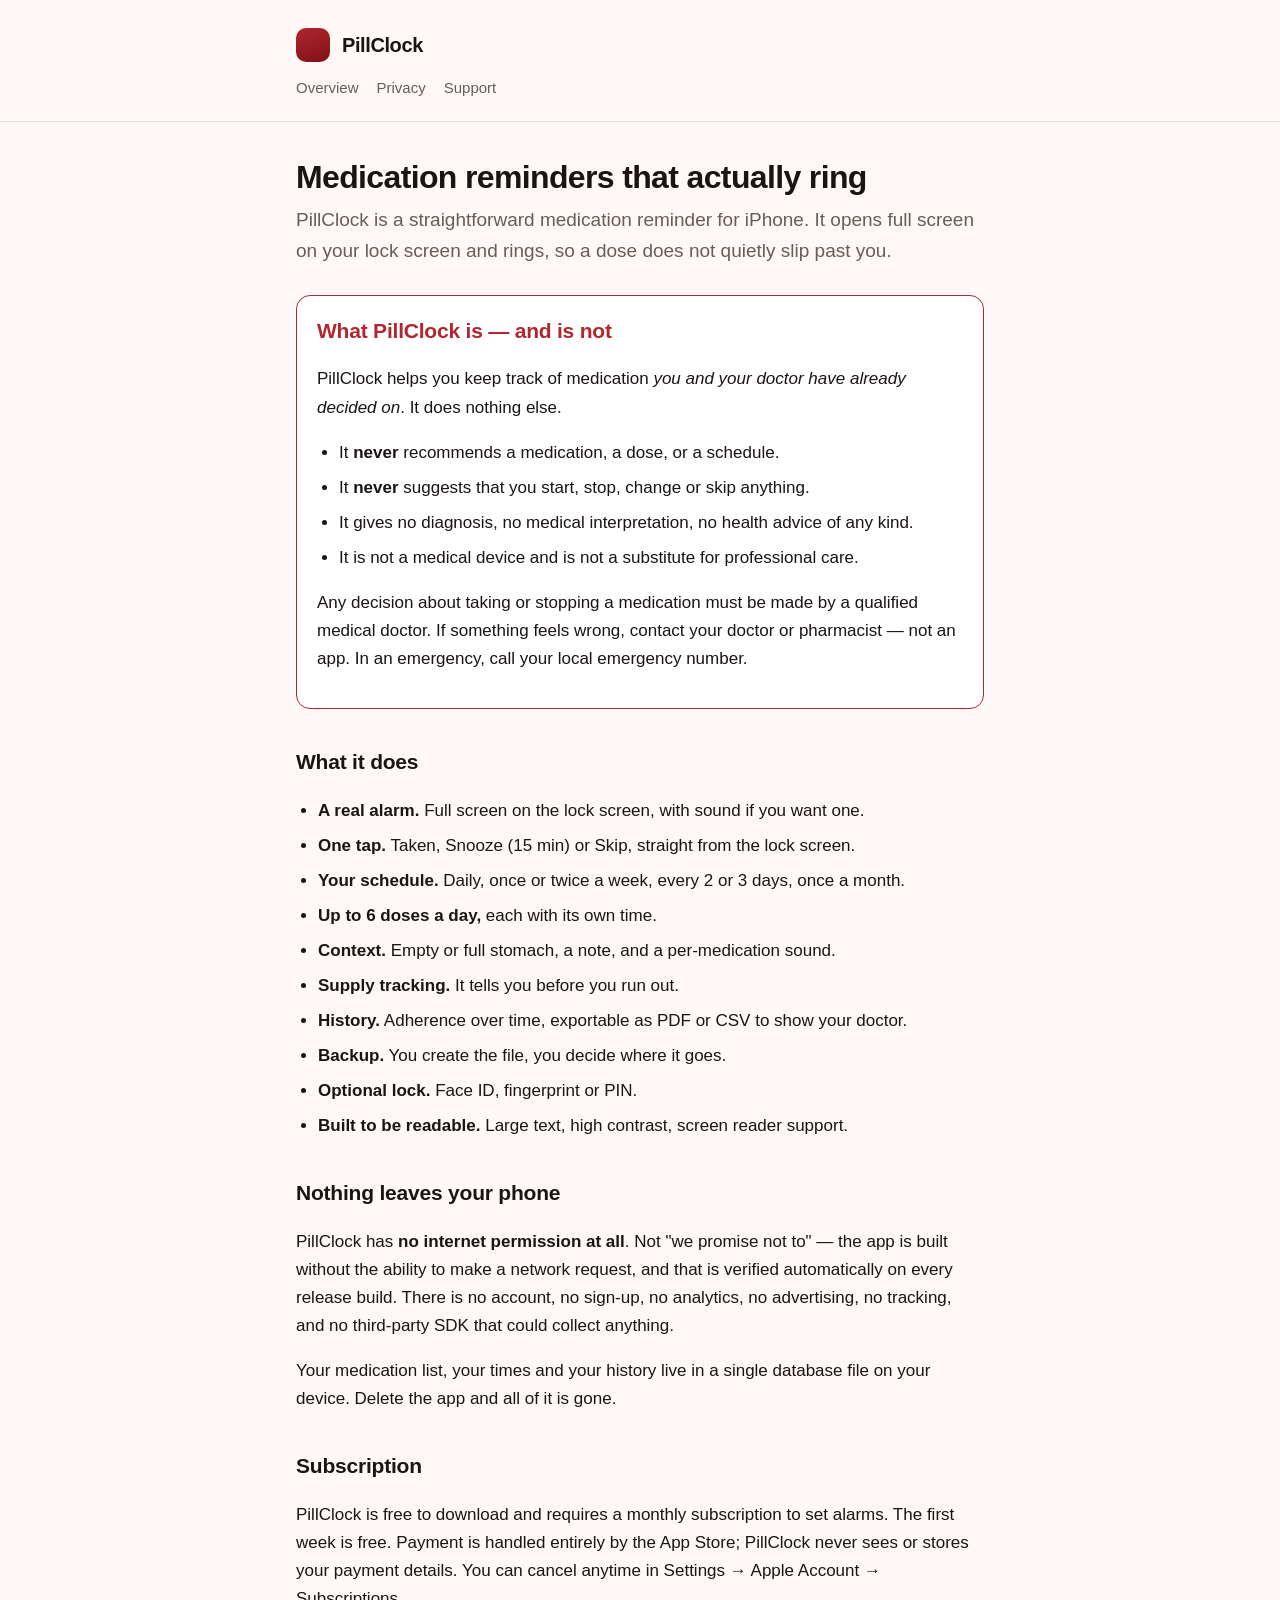
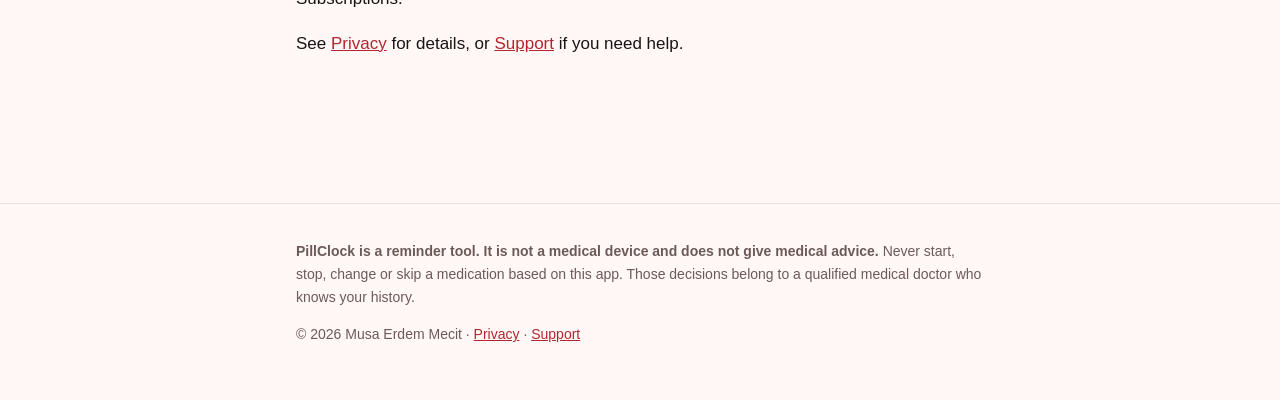
<file: docs/index.html>
<!doctype html>
<html lang="en">
<head>
<meta charset="utf-8">
<meta name="viewport" content="width=device-width, initial-scale=1">
<title>Medication reminders that actually ring — PillClock</title>
<meta name="description" content="PillClock is an offline medication reminder for iPhone. No account, no internet, no data collection.">
<link rel="stylesheet" href="style.css">
</head>
<body>
<header><div class="wrap">
  <a class="brand" href="./"><span class="dot"></span>PillClock</a>
  <nav>
    <a href="./">Overview</a>
    <a href="privacy.html">Privacy</a>
    <a href="support.html">Support</a>
  </nav>
</div></header>
<main class="wrap">
<h1>Medication reminders that actually ring</h1>
<p class="lede">PillClock is a straightforward medication reminder for iPhone. It opens
full screen on your lock screen and rings, so a dose does not quietly slip past you.</p>

<div class="card warn">
<h2>What PillClock is — and is not</h2>
<p>PillClock helps you keep track of medication <em>you and your doctor have already
decided on</em>. It does nothing else.</p>
<ul>
  <li>It <strong>never</strong> recommends a medication, a dose, or a schedule.</li>
  <li>It <strong>never</strong> suggests that you start, stop, change or skip anything.</li>
  <li>It gives no diagnosis, no medical interpretation, no health advice of any kind.</li>
  <li>It is not a medical device and is not a substitute for professional care.</li>
</ul>
<p>Any decision about taking or stopping a medication must be made by a qualified
medical doctor. If something feels wrong, contact your doctor or pharmacist — not an app.
In an emergency, call your local emergency number.</p>
</div>

<h2>What it does</h2>
<ul>
  <li><strong>A real alarm.</strong> Full screen on the lock screen, with sound if you want one.</li>
  <li><strong>One tap.</strong> Taken, Snooze (15 min) or Skip, straight from the lock screen.</li>
  <li><strong>Your schedule.</strong> Daily, once or twice a week, every 2 or 3 days, once a month.</li>
  <li><strong>Up to 6 doses a day,</strong> each with its own time.</li>
  <li><strong>Context.</strong> Empty or full stomach, a note, and a per-medication sound.</li>
  <li><strong>Supply tracking.</strong> It tells you before you run out.</li>
  <li><strong>History.</strong> Adherence over time, exportable as PDF or CSV to show your doctor.</li>
  <li><strong>Backup.</strong> You create the file, you decide where it goes.</li>
  <li><strong>Optional lock.</strong> Face ID, fingerprint or PIN.</li>
  <li><strong>Built to be readable.</strong> Large text, high contrast, screen reader support.</li>
</ul>

<h2>Nothing leaves your phone</h2>
<p>PillClock has <strong>no internet permission at all</strong>. Not "we promise not to" —
the app is built without the ability to make a network request, and that is verified
automatically on every release build. There is no account, no sign-up, no analytics,
no advertising, no tracking, and no third-party SDK that could collect anything.</p>
<p>Your medication list, your times and your history live in a single database file on
your device. Delete the app and all of it is gone.</p>

<h2>Subscription</h2>
<p>PillClock is free to download and requires a monthly subscription to set alarms.
The first week is free. Payment is handled entirely by the App Store; PillClock never
sees or stores your payment details. You can cancel anytime in
Settings → Apple Account → Subscriptions.</p>
<p>See <a href="privacy.html">Privacy</a> for details, or
<a href="support.html">Support</a> if you need help.</p>
</main>
<footer><div class="wrap">
  <p><strong>PillClock is a reminder tool. It is not a medical device and does not give medical advice.</strong>
  Never start, stop, change or skip a medication based on this app. Those decisions belong to a qualified
  medical doctor who knows your history.</p>
  <p>© 2026 Musa Erdem Mecit · <a href="privacy.html">Privacy</a> · <a href="support.html">Support</a></p>
</div></footer>
</body>
</html>
</file>
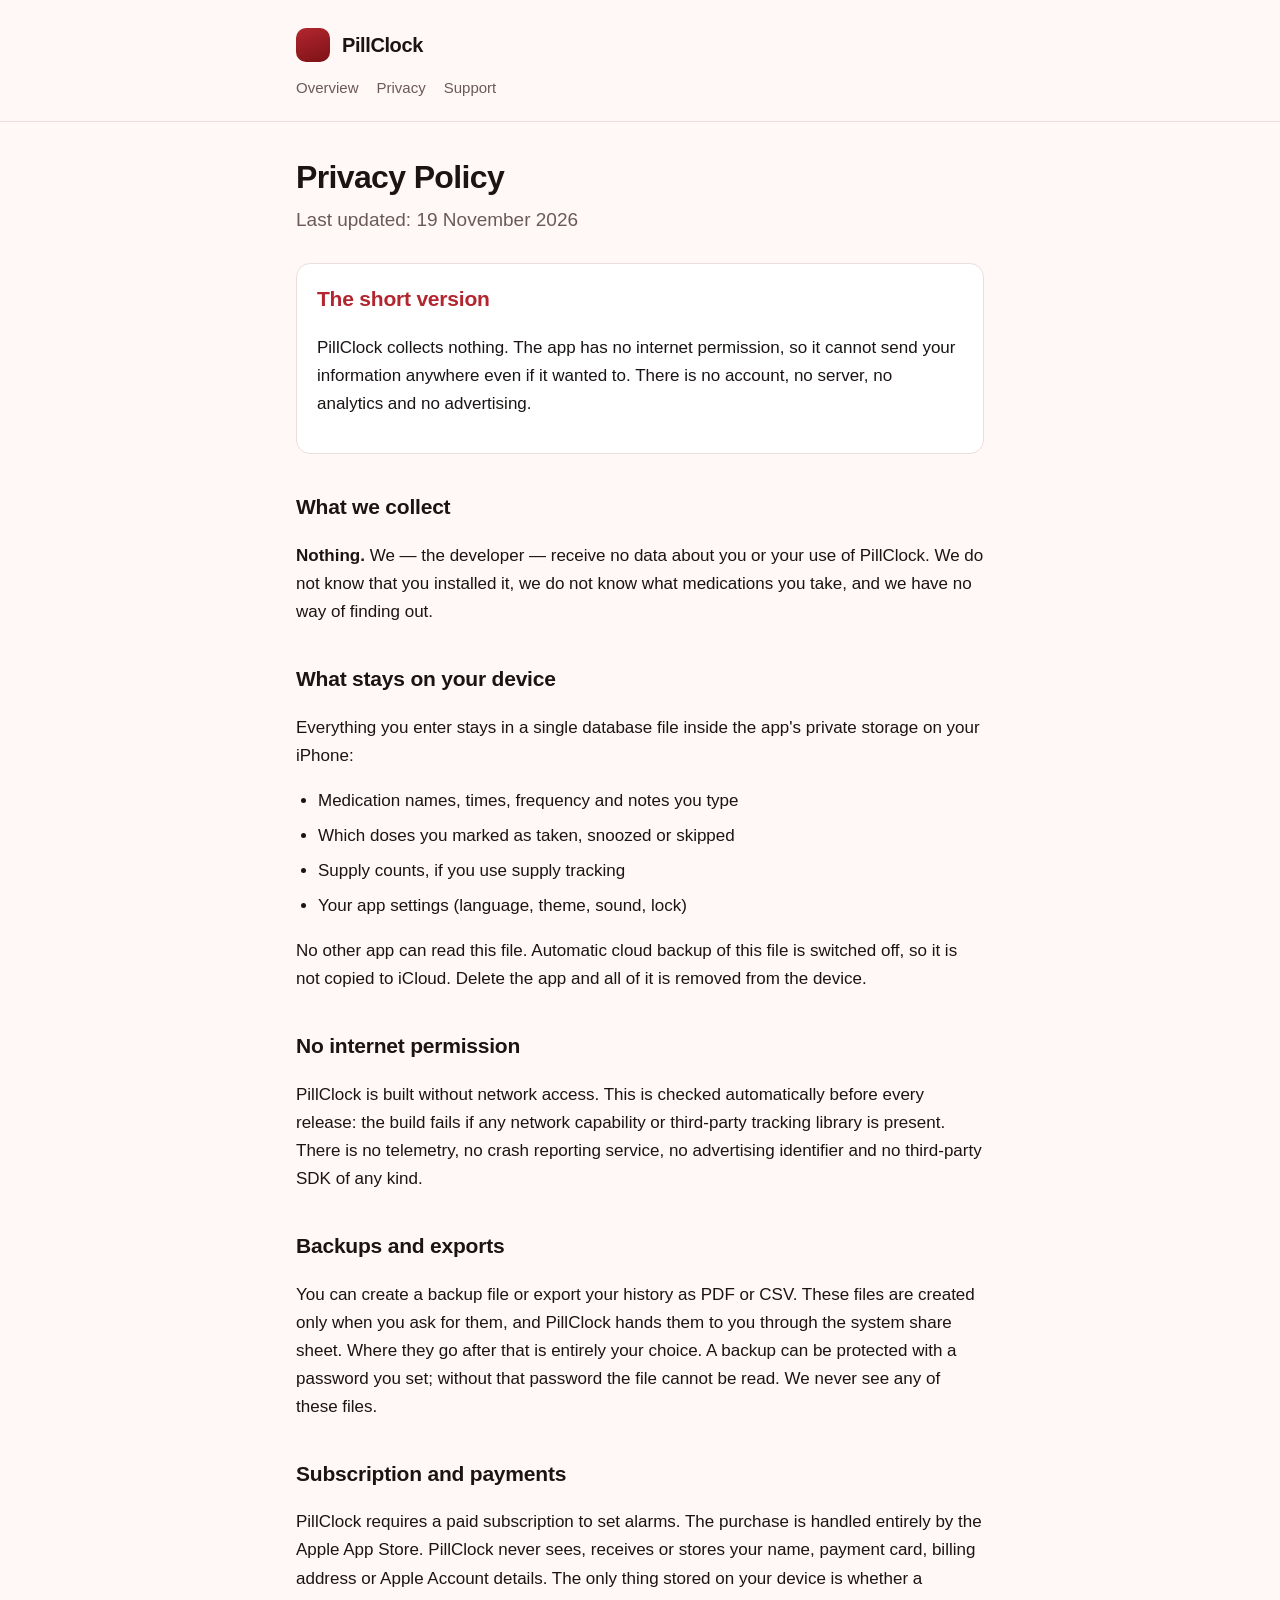
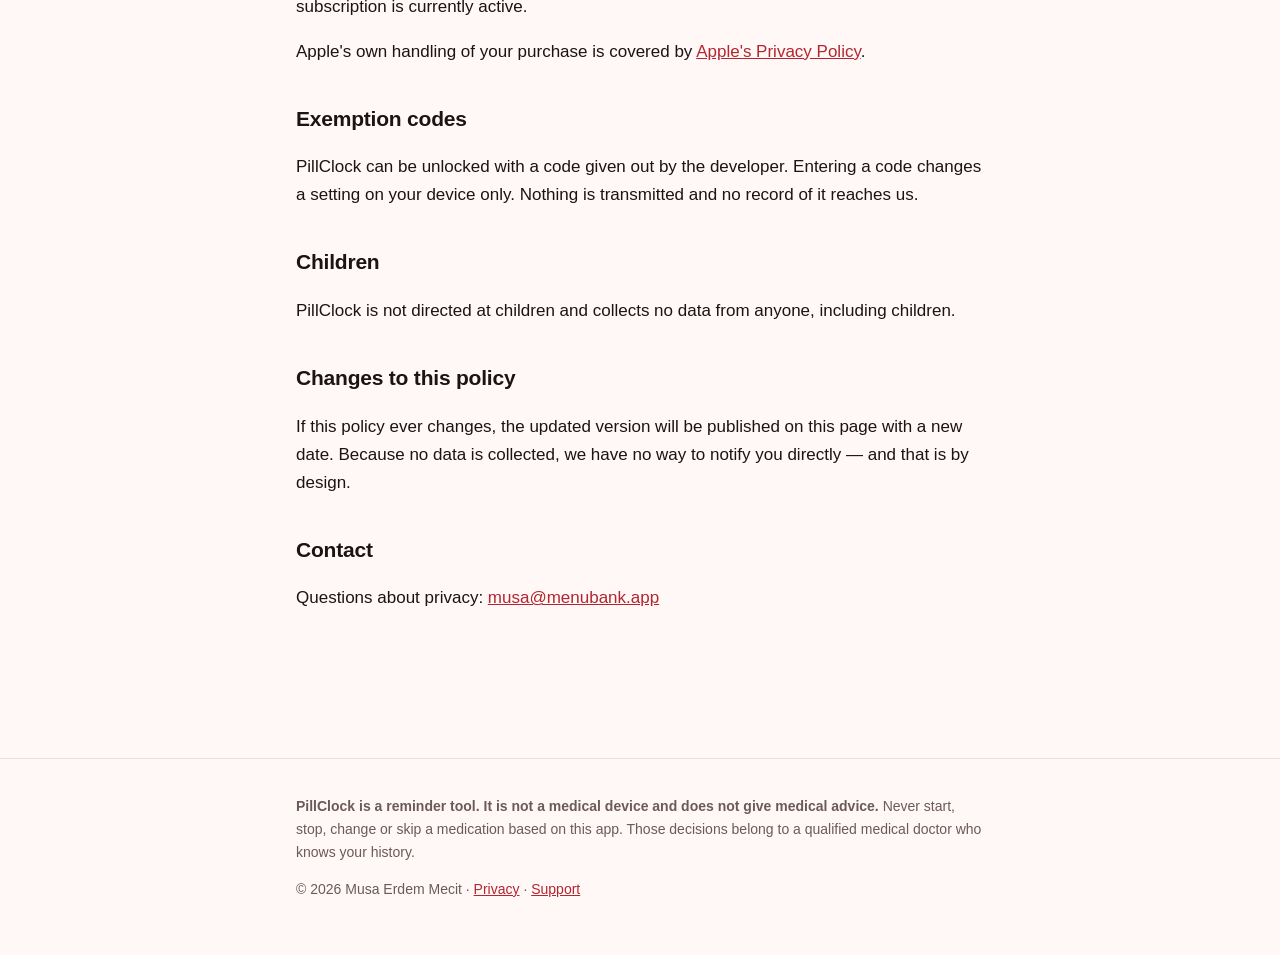
<file: docs/privacy.html>
<!doctype html>
<html lang="en">
<head>
<meta charset="utf-8">
<meta name="viewport" content="width=device-width, initial-scale=1">
<title>Privacy Policy — PillClock</title>
<meta name="description" content="PillClock collects no data. The app has no internet permission and sends nothing anywhere.">
<link rel="stylesheet" href="style.css">
</head>
<body>
<header><div class="wrap">
  <a class="brand" href="./"><span class="dot"></span>PillClock</a>
  <nav>
    <a href="./">Overview</a>
    <a href="privacy.html">Privacy</a>
    <a href="support.html">Support</a>
  </nav>
</div></header>
<main class="wrap">
<h1>Privacy Policy</h1>
<p class="lede">Last updated: 19 November 2026</p>

<div class="card">
<h2>The short version</h2>
<p>PillClock collects nothing. The app has no internet permission, so it cannot send
your information anywhere even if it wanted to. There is no account, no server, no
analytics and no advertising.</p>
</div>

<h2>What we collect</h2>
<p><strong>Nothing.</strong> We — the developer — receive no data about you or your use
of PillClock. We do not know that you installed it, we do not know what medications you
take, and we have no way of finding out.</p>

<h2>What stays on your device</h2>
<p>Everything you enter stays in a single database file inside the app's private storage
on your iPhone:</p>
<ul>
  <li>Medication names, times, frequency and notes you type</li>
  <li>Which doses you marked as taken, snoozed or skipped</li>
  <li>Supply counts, if you use supply tracking</li>
  <li>Your app settings (language, theme, sound, lock)</li>
</ul>
<p>No other app can read this file. Automatic cloud backup of this file is switched off,
so it is not copied to iCloud. Delete the app and all of it is removed from the device.</p>

<h2>No internet permission</h2>
<p>PillClock is built without network access. This is checked automatically before every
release: the build fails if any network capability or third-party tracking library is
present. There is no telemetry, no crash reporting service, no advertising identifier
and no third-party SDK of any kind.</p>

<h2>Backups and exports</h2>
<p>You can create a backup file or export your history as PDF or CSV. These files are
created only when you ask for them, and PillClock hands them to you through the system
share sheet. Where they go after that is entirely your choice. A backup can be protected
with a password you set; without that password the file cannot be read. We never see any
of these files.</p>

<h2>Subscription and payments</h2>
<p>PillClock requires a paid subscription to set alarms. The purchase is handled entirely
by the Apple App Store. PillClock never sees, receives or stores your name, payment card,
billing address or Apple Account details. The only thing stored on your device is whether
a subscription is currently active.</p>
<p>Apple's own handling of your purchase is covered by
<a href="https://www.apple.com/legal/privacy/">Apple's Privacy Policy</a>.</p>

<h2>Exemption codes</h2>
<p>PillClock can be unlocked with a code given out by the developer. Entering a code
changes a setting on your device only. Nothing is transmitted and no record of it reaches
us.</p>

<h2>Children</h2>
<p>PillClock is not directed at children and collects no data from anyone, including
children.</p>

<h2>Changes to this policy</h2>
<p>If this policy ever changes, the updated version will be published on this page with a
new date. Because no data is collected, we have no way to notify you directly — and that
is by design.</p>

<h2>Contact</h2>
<p>Questions about privacy: <a href="mailto:musa@menubank.app">musa@menubank.app</a></p>
</main>
<footer><div class="wrap">
  <p><strong>PillClock is a reminder tool. It is not a medical device and does not give medical advice.</strong>
  Never start, stop, change or skip a medication based on this app. Those decisions belong to a qualified
  medical doctor who knows your history.</p>
  <p>© 2026 Musa Erdem Mecit · <a href="privacy.html">Privacy</a> · <a href="support.html">Support</a></p>
</div></footer>
</body>
</html>
</file>
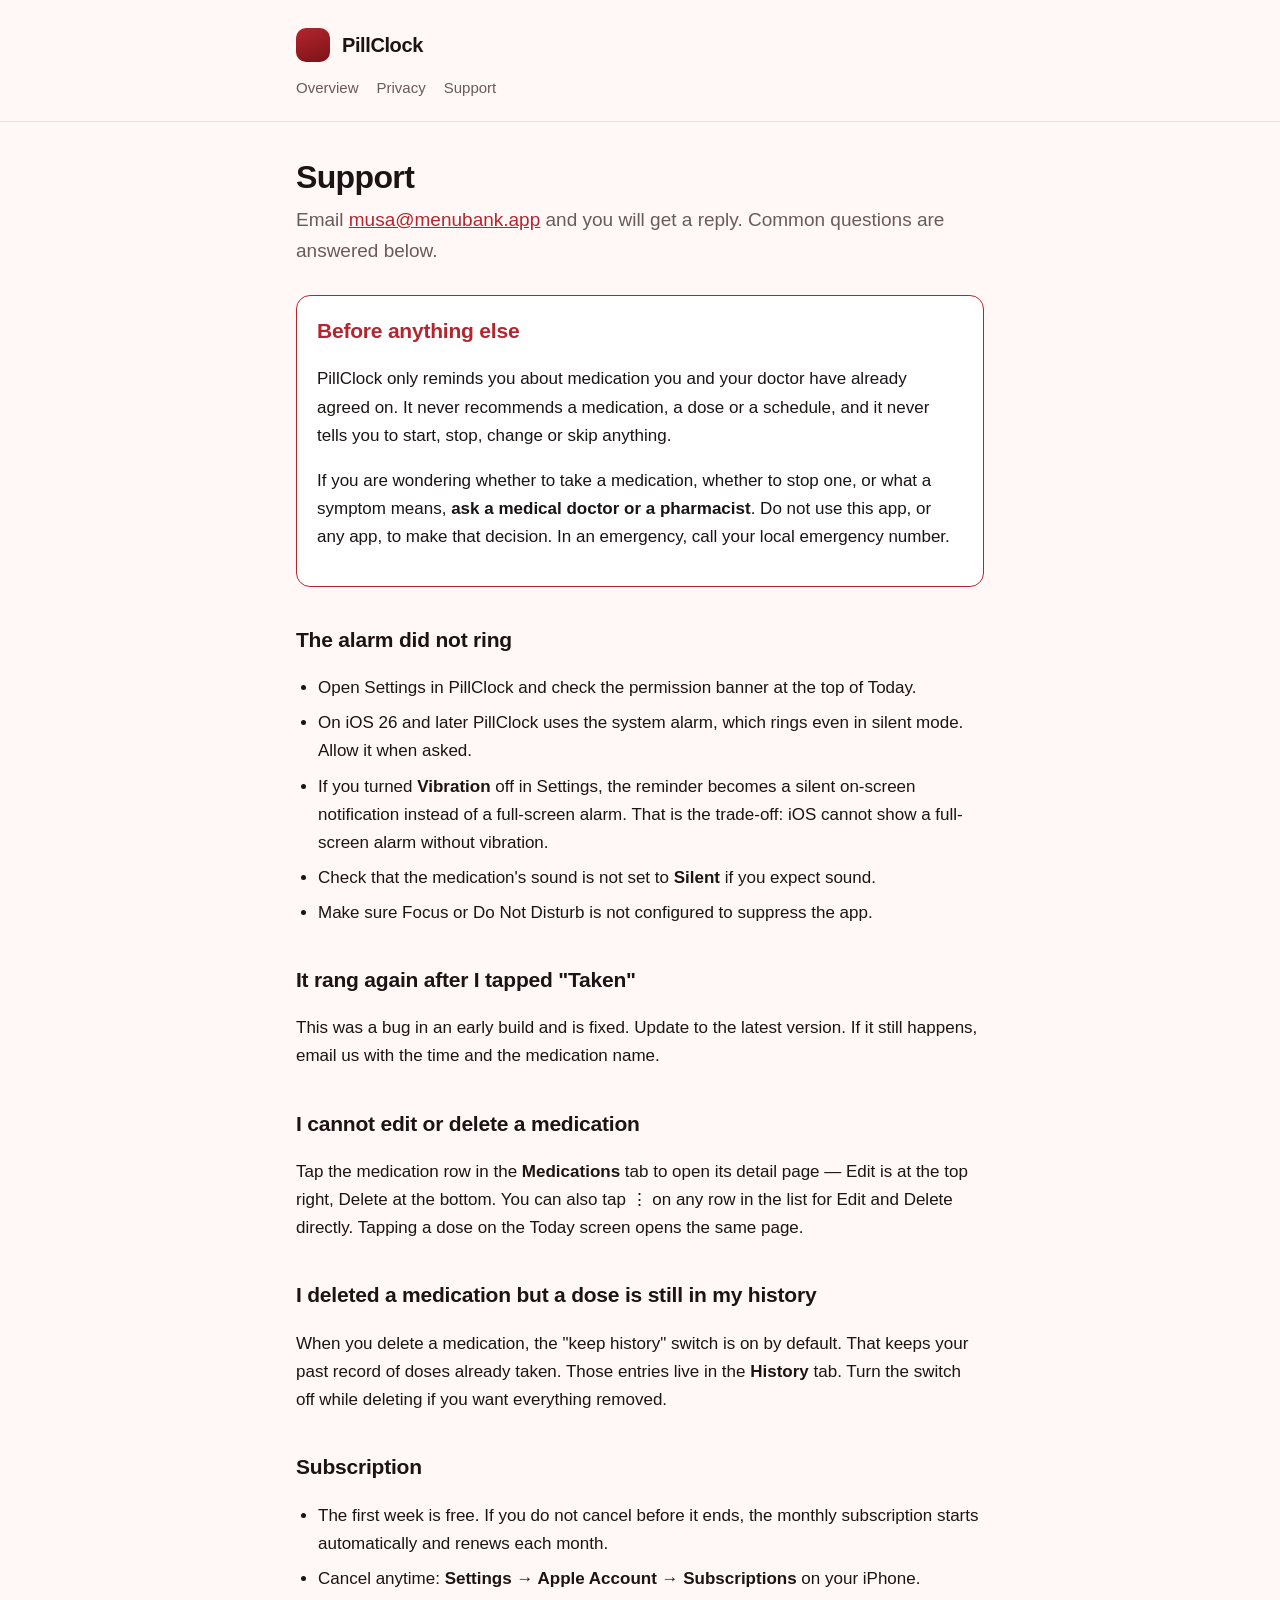
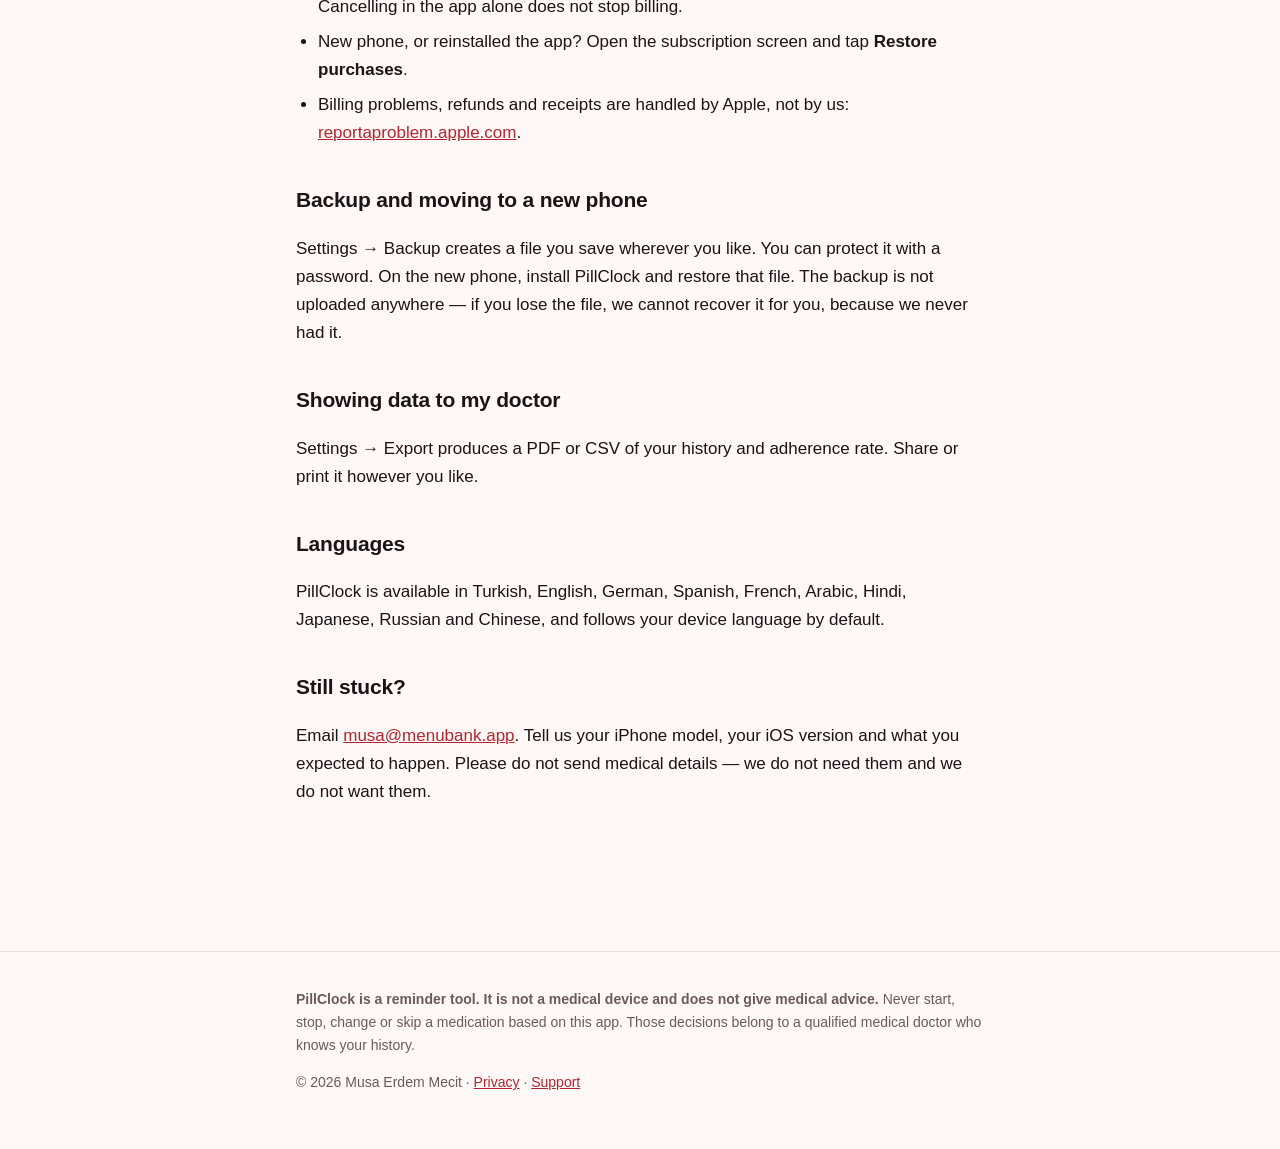
<file: docs/support.html>
<!doctype html>
<html lang="en">
<head>
<meta charset="utf-8">
<meta name="viewport" content="width=device-width, initial-scale=1">
<title>Support — PillClock</title>
<meta name="description" content="Help with PillClock: alarms, subscription, backup and contact.">
<link rel="stylesheet" href="style.css">
</head>
<body>
<header><div class="wrap">
  <a class="brand" href="./"><span class="dot"></span>PillClock</a>
  <nav>
    <a href="./">Overview</a>
    <a href="privacy.html">Privacy</a>
    <a href="support.html">Support</a>
  </nav>
</div></header>
<main class="wrap">
<h1>Support</h1>
<p class="lede">Email <a href="mailto:musa@menubank.app">musa@menubank.app</a> and you
will get a reply. Common questions are answered below.</p>

<div class="card warn">
<h2>Before anything else</h2>
<p>PillClock only reminds you about medication you and your doctor have already agreed
on. It never recommends a medication, a dose or a schedule, and it never tells you to
start, stop, change or skip anything.</p>
<p>If you are wondering whether to take a medication, whether to stop one, or what a
symptom means, <strong>ask a medical doctor or a pharmacist</strong>. Do not use this app,
or any app, to make that decision. In an emergency, call your local emergency number.</p>
</div>

<h2>The alarm did not ring</h2>
<ul>
  <li>Open Settings in PillClock and check the permission banner at the top of Today.</li>
  <li>On iOS 26 and later PillClock uses the system alarm, which rings even in silent
      mode. Allow it when asked.</li>
  <li>If you turned <strong>Vibration</strong> off in Settings, the reminder becomes a
      silent on-screen notification instead of a full-screen alarm. That is the trade-off:
      iOS cannot show a full-screen alarm without vibration.</li>
  <li>Check that the medication's sound is not set to <strong>Silent</strong> if you
      expect sound.</li>
  <li>Make sure Focus or Do Not Disturb is not configured to suppress the app.</li>
</ul>

<h2>It rang again after I tapped "Taken"</h2>
<p>This was a bug in an early build and is fixed. Update to the latest version. If it
still happens, email us with the time and the medication name.</p>

<h2>I cannot edit or delete a medication</h2>
<p>Tap the medication row in the <strong>Medications</strong> tab to open its detail page —
Edit is at the top right, Delete at the bottom. You can also tap ⋮ on any row in the list
for Edit and Delete directly. Tapping a dose on the Today screen opens the same page.</p>

<h2>I deleted a medication but a dose is still in my history</h2>
<p>When you delete a medication, the "keep history" switch is on by default. That keeps
your past record of doses already taken. Those entries live in the <strong>History</strong>
tab. Turn the switch off while deleting if you want everything removed.</p>

<h2>Subscription</h2>
<ul>
  <li>The first week is free. If you do not cancel before it ends, the monthly
      subscription starts automatically and renews each month.</li>
  <li>Cancel anytime: <strong>Settings → Apple Account → Subscriptions</strong> on your
      iPhone. Cancelling in the app alone does not stop billing.</li>
  <li>New phone, or reinstalled the app? Open the subscription screen and tap
      <strong>Restore purchases</strong>.</li>
  <li>Billing problems, refunds and receipts are handled by Apple, not by us:
      <a href="https://reportaproblem.apple.com">reportaproblem.apple.com</a>.</li>
</ul>

<h2>Backup and moving to a new phone</h2>
<p>Settings → Backup creates a file you save wherever you like. You can protect it with a
password. On the new phone, install PillClock and restore that file. The backup is not
uploaded anywhere — if you lose the file, we cannot recover it for you, because we never
had it.</p>

<h2>Showing data to my doctor</h2>
<p>Settings → Export produces a PDF or CSV of your history and adherence rate. Share or
print it however you like.</p>

<h2>Languages</h2>
<p>PillClock is available in Turkish, English, German, Spanish, French, Arabic, Hindi,
Japanese, Russian and Chinese, and follows your device language by default.</p>

<h2>Still stuck?</h2>
<p>Email <a href="mailto:musa@menubank.app">musa@menubank.app</a>. Tell us your iPhone
model, your iOS version and what you expected to happen. Please do not send medical
details — we do not need them and we do not want them.</p>
</main>
<footer><div class="wrap">
  <p><strong>PillClock is a reminder tool. It is not a medical device and does not give medical advice.</strong>
  Never start, stop, change or skip a medication based on this app. Those decisions belong to a qualified
  medical doctor who knows your history.</p>
  <p>© 2026 Musa Erdem Mecit · <a href="privacy.html">Privacy</a> · <a href="support.html">Support</a></p>
</div></footer>
</body>
</html>
</file>
<file: docs/style.css>
:root {
  --bg: #fff8f7;
  --fg: #1a1414;
  --muted: #6b5a58;
  --accent: #b3262f;
  --card: #ffffff;
  --line: #ecdedd;
}
@media (prefers-color-scheme: dark) {
  :root {
    --bg: #141010;
    --fg: #f4eceb;
    --muted: #b3a3a1;
    --accent: #f03e3e;
    --card: #1e1817;
    --line: #342a29;
  }
}
* { box-sizing: border-box; }
body {
  margin: 0;
  background: var(--bg);
  color: var(--fg);
  font: 17px/1.65 -apple-system, BlinkMacSystemFont, "Segoe UI", Roboto, sans-serif;
  -webkit-text-size-adjust: 100%;
}
.wrap { max-width: 720px; margin: 0 auto; padding: 0 16px 72px; }
header { border-bottom: 1px solid var(--line); margin-bottom: 36px; }
header .wrap { padding-top: 28px; padding-bottom: 20px; }
.brand {
  display: flex; align-items: center; gap: 12px;
  font-weight: 800; font-size: 20px; letter-spacing: -0.02em;
  text-decoration: none; color: var(--fg);
}
.dot {
  width: 34px; height: 34px; border-radius: 10px; flex: none;
  background: linear-gradient(160deg, var(--accent), #7c1216);
}
nav { margin-top: 14px; display: flex; flex-wrap: wrap; gap: 18px; }
nav a { color: var(--muted); text-decoration: none; font-size: 15px; }
nav a:hover, nav a[aria-current] { color: var(--accent); }
h1 { font-size: 32px; line-height: 1.2; letter-spacing: -0.02em; margin: 0 0 8px; }
h2 { font-size: 21px; margin: 36px 0 10px; letter-spacing: -0.01em; }
.lede { color: var(--muted); font-size: 19px; margin: 0 0 28px; }
ul { padding-left: 22px; }
li { margin: 7px 0; }
.card {
  background: var(--card); border: 1px solid var(--line);
  border-radius: 14px; padding: 18px 20px; margin: 22px 0;
}
.card.warn { border-color: var(--accent); }
.card h2 { margin-top: 0; color: var(--accent); }
a { color: var(--accent); }
footer {
  border-top: 1px solid var(--line); margin-top: 56px;
  color: var(--muted); font-size: 14px;
}
footer .wrap { padding-top: 22px; padding-bottom: 40px; }
code { background: var(--card); padding: 2px 6px; border-radius: 5px; font-size: 15px; }
</file>
